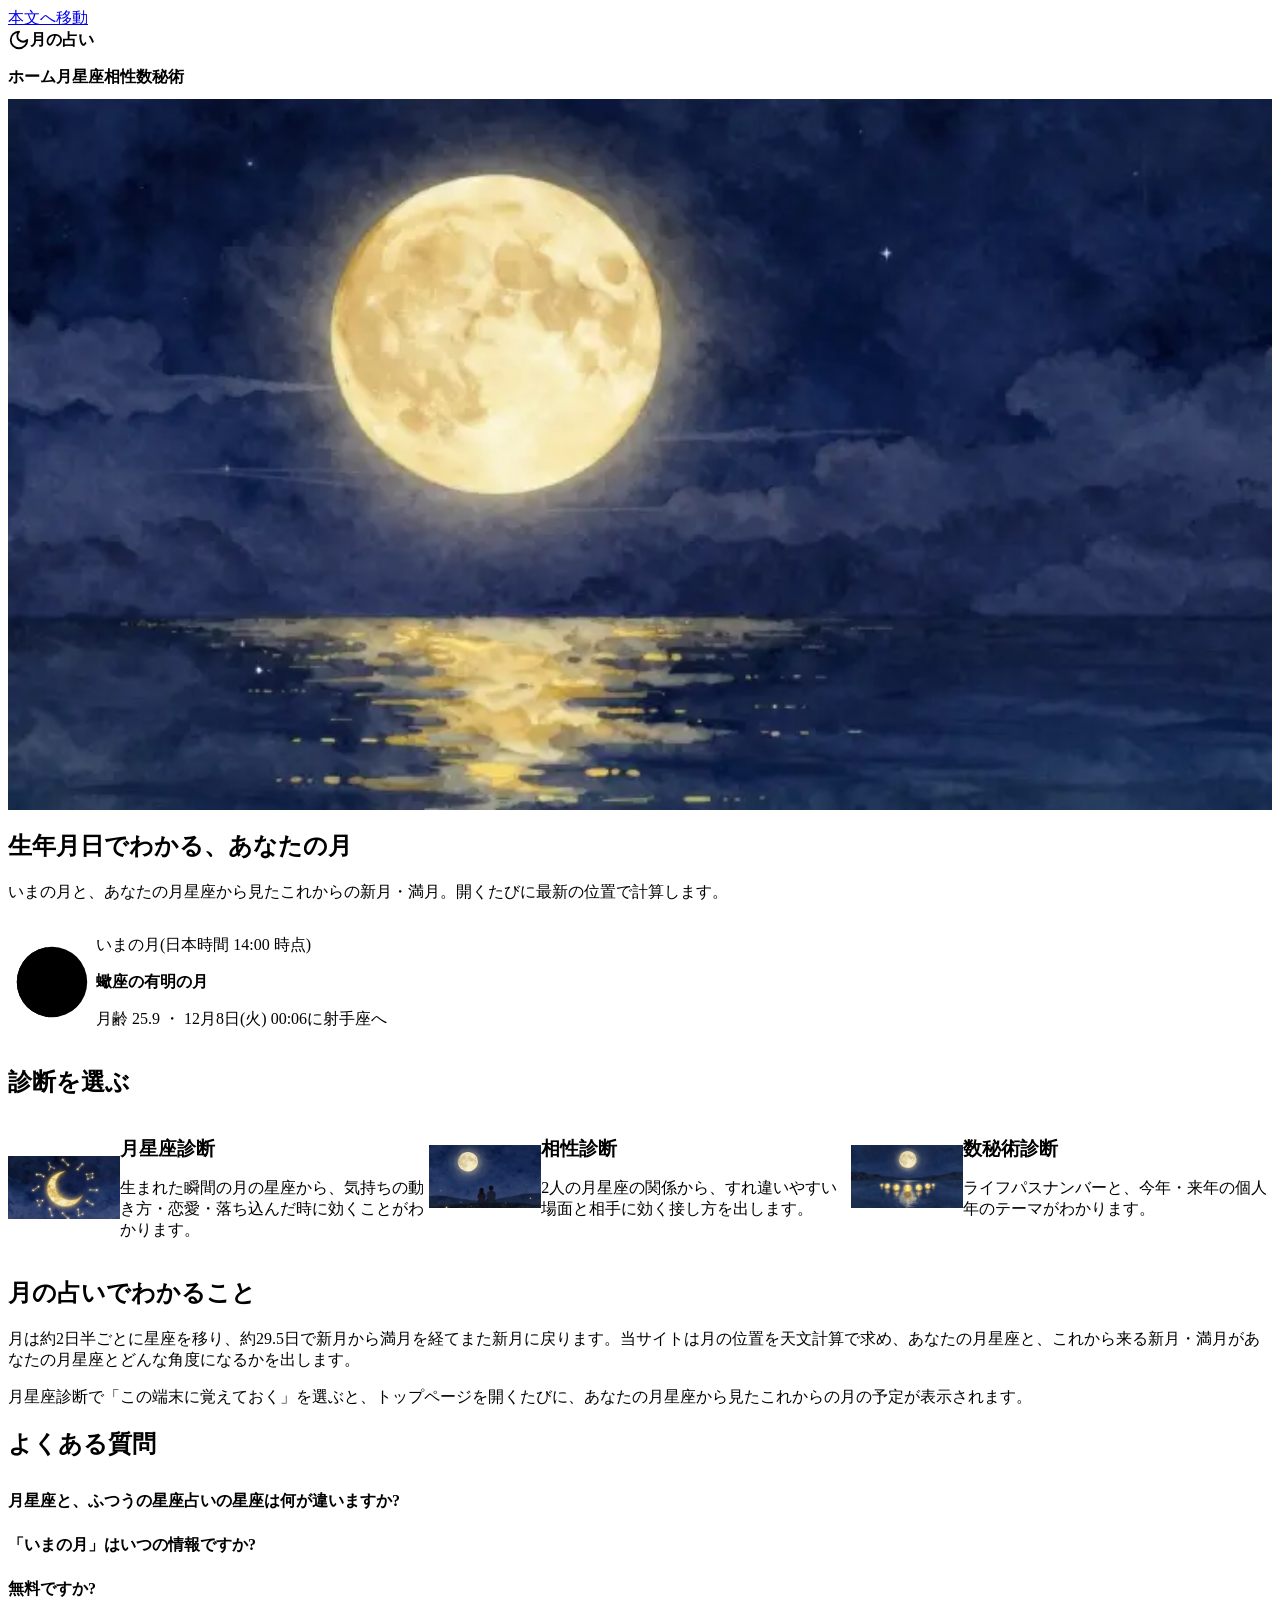
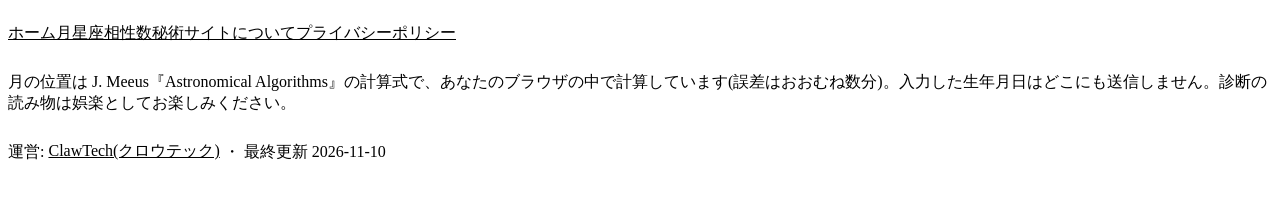
<file: index.html>
<!DOCTYPE html>
<html lang="ja">
<head>
<meta charset="UTF-8">
<meta name="viewport" content="width=device-width, initial-scale=1">
<title>月の占い｜月星座・相性・数秘術を生年月日で無料診断</title>
<meta name="description" content="生年月日から月星座・相性・数秘術を無料で診断。月の位置を天文計算で求め、星座が切り替わる日は時刻まで表示します。いまの月の星座と月齢、次の新月・満月があなたにどう関わるかも毎日わかります。">
<link rel="canonical" href="https://tsuki.clawtechjp.com/">
<meta property="og:title" content="月の占い｜月星座・相性・数秘術を生年月日で無料診断">
<meta property="og:description" content="生年月日から月星座・相性・数秘術を無料で診断。月の位置を天文計算で求め、星座が切り替わる日は時刻まで表示します。いまの月の星座と月齢、次の新月・満月があなたにどう関わるかも毎日わかります。">
<meta property="og:type" content="website">
<meta property="og:url" content="https://tsuki.clawtechjp.com/">
<meta property="og:site_name" content="月の占い">
<meta property="og:image" content="https://tsuki.clawtechjp.com/img/og.jpg">
<meta property="og:image:width" content="1120">
<meta property="og:image:height" content="630">
<meta name="twitter:card" content="summary_large_image">
<meta name="color-scheme" content="light dark">
<link rel="icon" href="data:image/svg+xml,%3Csvg xmlns=%22http://www.w3.org/2000/svg%22 viewBox=%220 0 24 24%22%3E%3Cpath d=%22M12 3a6 6 0 0 0 9 9 9 9 0 1 1-9-9Z%22 fill=%22%23e0a020%22/%3E%3C/svg%3E">
<link rel="stylesheet" href="https://clawtechjp.com/ui/ct-ui.css">
<link rel="stylesheet" href="css/tsuki.css">
<script type="application/ld+json">[{"@context": "https://schema.org", "@type": "WebPage", "name": "月の占い｜月星座・相性・数秘術を生年月日で無料診断", "url": "https://tsuki.clawtechjp.com/", "description": "生年月日から月星座・相性・数秘術を無料で診断。月の位置を天文計算で求め、星座が切り替わる日は時刻まで表示します。いまの月の星座と月齢、次の新月・満月があなたにどう関わるかも毎日わかります。", "dateModified": "2026-11-10", "inLanguage": "ja", "publisher": {"@type": "Organization", "name": "ClawTech", "url": "https://clawtechjp.com/"}, "isPartOf": {"@type": "WebSite", "name": "月の占い", "url": "https://tsuki.clawtechjp.com/"}}, {"@context": "https://schema.org", "@type": "FAQPage", "mainEntity": [{"@type": "Question", "name": "月星座と、ふつうの星座占いの星座は何が違いますか?", "acceptedAnswer": {"@type": "Answer", "text": "ふつうの星座占いは誕生日に太陽があった星座(太陽星座)で、人から見える性格を表すとされます。月星座は月があった星座で、気持ちの動き方や安心するものなど内側の自分を表すとされます。"}}, {"@type": "Question", "name": "「いまの月」はいつの情報ですか?", "acceptedAnswer": {"@type": "Answer", "text": "ページを開いた時刻の月を、あなたのブラウザで計算しています。開くたびに最新になります。"}}, {"@type": "Question", "name": "無料ですか?", "acceptedAnswer": {"@type": "Answer", "text": "すべて無料で、登録も不要です。"}}]}, {"@context": "https://schema.org", "@type": "WebSite", "name": "月の占い", "url": "https://tsuki.clawtechjp.com/", "inLanguage": "ja"}]</script>
<script async src="https://www.googletagmanager.com/gtag/js?id=G-RZ1TP2K3N0"></script>
<script>window.dataLayer=window.dataLayer||[];function gtag(){dataLayer.push(arguments);}gtag('js',new Date());gtag('config','G-RZ1TP2K3N0');</script>
</head>
<body>
<a class="ct-skip" href="#main">本文へ移動</a>
<header class="ct-header tk-header"><div class="ct-container ct-header__in"><a class="tk-brand" href="./"><svg width="22" height="22" viewBox="0 0 24 24" fill="none" stroke="currentColor" stroke-width="2" stroke-linecap="round" stroke-linejoin="round" aria-hidden="true"><path d="M12 3a6 6 0 0 0 9 9 9 9 0 1 1-9-9Z"/></svg>月の占い</a><nav class="tk-nav" aria-label="メイン"><a href="./" aria-current="page">ホーム</a><a href="tsuki.html">月星座</a><a href="aisho.html">相性</a><a href="suuhi.html">数秘術</a></nav></div></header>
<main id="main" class="ct-container">

<figure class="tk-heroimg"><img src="img/hero-720.webp" srcset="img/hero-720.webp 720w, img/hero-1280.webp 1280w" sizes="(max-width: 760px) 100vw, 720px" width="1280" height="720" alt="夜の海に昇る満月の水彩イラスト" fetchpriority="high" decoding="async"></figure><section class="ct-section" style="padding-top:var(--ct-s-5);padding-bottom:var(--ct-s-2)">
<h1 class="ct-h1"><span class="tk-nw">生年月日でわかる、</span><span class="tk-nw">あなたの月</span></h1>
<p class="ct-lead">いまの月と、あなたの月星座から見たこれからの新月・満月。開くたびに最新の位置で計算します。</p>
</section>

<section class="ct-panel ct-panel--raised" id="today-moon" aria-live="polite"><p>いまの月を計算しています。JavaScriptが無効な場合は表示されません。</p></section>
<section class="ct-section"><h2 class="ct-h2">診断を選ぶ</h2><div class="tk-cards">
<a href="tsuki.html"><div class="ct-panel tk-cardimg"><img src="img/hero_tsuki-320.webp" width="320" height="180" loading="lazy" alt=""><div><h3 class="ct-h3">月星座診断</h3><p class="ct-caption">生まれた瞬間の月の星座から、気持ちの動き方・恋愛・落ち込んだ時に効くことがわかります。</p></div></div></a><a href="aisho.html"><div class="ct-panel tk-cardimg"><img src="img/hero_aisho-320.webp" width="320" height="180" loading="lazy" alt=""><div><h3 class="ct-h3">相性診断</h3><p class="ct-caption">2人の月星座の関係から、すれ違いやすい場面と相手に効く接し方を出します。</p></div></div></a><a href="suuhi.html"><div class="ct-panel tk-cardimg"><img src="img/hero_suuhi-320.webp" width="320" height="180" loading="lazy" alt=""><div><h3 class="ct-h3">数秘術診断</h3><p class="ct-caption">ライフパスナンバーと、今年・来年の個人年のテーマがわかります。</p></div></div></a>
</div></section>
<section class="ct-section"><h2 class="ct-h2">月の占いでわかること</h2><div class="ct-body">
<p>月は約2日半ごとに星座を移り、約29.5日で新月から満月を経てまた新月に戻ります。当サイトは月の位置を天文計算で求め、あなたの月星座と、これから来る新月・満月があなたの月星座とどんな角度になるかを出します。</p>
<p>月星座診断で「この端末に覚えておく」を選ぶと、トップページを開くたびに、あなたの月星座から見たこれからの月の予定が表示されます。</p></div></section>
<section class="ct-section tk-faq"><h2 class="ct-h2">よくある質問</h2><details><summary>月星座と、ふつうの星座占いの星座は何が違いますか?</summary><p>ふつうの星座占いは誕生日に太陽があった星座(太陽星座)で、人から見える性格を表すとされます。月星座は月があった星座で、気持ちの動き方や安心するものなど内側の自分を表すとされます。</p></details><details><summary>「いまの月」はいつの情報ですか?</summary><p>ページを開いた時刻の月を、あなたのブラウザで計算しています。開くたびに最新になります。</p></details><details><summary>無料ですか?</summary><p>すべて無料で、登録も不要です。</p></details></section>

</main>
<footer class="ct-container tk-foot">
<nav aria-label="フッター"><a href="./">ホーム</a><a href="tsuki.html">月星座</a><a href="aisho.html">相性</a><a href="suuhi.html">数秘術</a><a href="about.html">サイトについて</a><a href="privacy.html">プライバシーポリシー</a></nav>
<p class="ct-note">月の位置は J. Meeus『Astronomical Algorithms』の計算式で、あなたのブラウザの中で計算しています(誤差はおおむね数分)。入力した生年月日はどこにも送信しません。診断の読み物は娯楽としてお楽しみください。</p>
<p>運営: <a href="https://clawtechjp.com/" rel="noopener">ClawTech(クロウテック)</a> ・ 最終更新 2026-11-10</p>
</footer>
<script defer src="https://clawtechjp.com/ui/ct-motion.js"></script><script defer src="js/data.js"></script><script defer src="js/astro.js"></script><script defer src="js/site.js"></script>
</body>
</html>
</file>
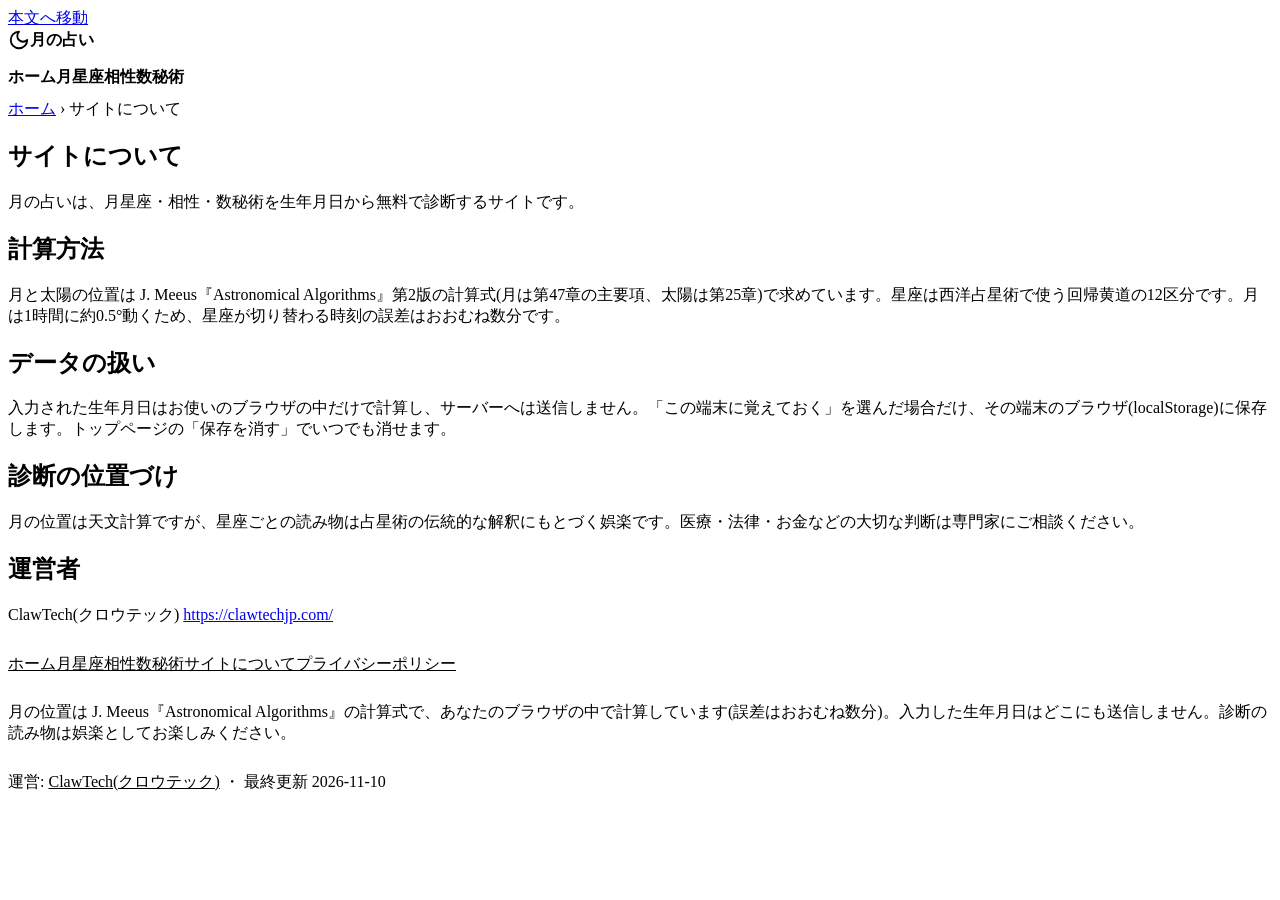
<file: about.html>
<!DOCTYPE html>
<html lang="ja">
<head>
<meta charset="UTF-8">
<meta name="viewport" content="width=device-width, initial-scale=1">
<title>サイトについて｜月の占い</title>
<meta name="description" content="月の占いの計算方法と運営者について。月と太陽の位置はMeeus『Astronomical Algorithms』の計算式で求め、入力した生年月日はブラウザの中だけで計算してサーバーへは送りません。診断の位置づけも説明します。">
<link rel="canonical" href="https://tsuki.clawtechjp.com/about.html">
<meta property="og:title" content="サイトについて｜月の占い">
<meta property="og:description" content="月の占いの計算方法と運営者について。月と太陽の位置はMeeus『Astronomical Algorithms』の計算式で求め、入力した生年月日はブラウザの中だけで計算してサーバーへは送りません。診断の位置づけも説明します。">
<meta property="og:type" content="article">
<meta property="og:url" content="https://tsuki.clawtechjp.com/about.html">
<meta property="og:site_name" content="月の占い">
<meta property="og:image" content="https://tsuki.clawtechjp.com/img/og.jpg">
<meta property="og:image:width" content="1120">
<meta property="og:image:height" content="630">
<meta name="twitter:card" content="summary_large_image">
<meta name="color-scheme" content="light dark">
<link rel="icon" href="data:image/svg+xml,%3Csvg xmlns=%22http://www.w3.org/2000/svg%22 viewBox=%220 0 24 24%22%3E%3Cpath d=%22M12 3a6 6 0 0 0 9 9 9 9 0 1 1-9-9Z%22 fill=%22%23e0a020%22/%3E%3C/svg%3E">
<link rel="stylesheet" href="https://clawtechjp.com/ui/ct-ui.css">
<link rel="stylesheet" href="css/tsuki.css">
<script type="application/ld+json">{"@context": "https://schema.org", "@type": "WebPage", "name": "サイトについて｜月の占い", "url": "https://tsuki.clawtechjp.com/about.html", "description": "月の占いの計算方法と運営者について。月と太陽の位置はMeeus『Astronomical Algorithms』の計算式で求め、入力した生年月日はブラウザの中だけで計算してサーバーへは送りません。診断の位置づけも説明します。", "dateModified": "2026-11-10", "inLanguage": "ja", "publisher": {"@type": "Organization", "name": "ClawTech", "url": "https://clawtechjp.com/"}, "isPartOf": {"@type": "WebSite", "name": "月の占い", "url": "https://tsuki.clawtechjp.com/"}}</script>
<script async src="https://www.googletagmanager.com/gtag/js?id=G-RZ1TP2K3N0"></script>
<script>window.dataLayer=window.dataLayer||[];function gtag(){dataLayer.push(arguments);}gtag('js',new Date());gtag('config','G-RZ1TP2K3N0');</script>
</head>
<body>
<a class="ct-skip" href="#main">本文へ移動</a>
<header class="ct-header tk-header"><div class="ct-container ct-header__in"><a class="tk-brand" href="./"><svg width="22" height="22" viewBox="0 0 24 24" fill="none" stroke="currentColor" stroke-width="2" stroke-linecap="round" stroke-linejoin="round" aria-hidden="true"><path d="M12 3a6 6 0 0 0 9 9 9 9 0 1 1-9-9Z"/></svg>月の占い</a><nav class="tk-nav" aria-label="メイン"><a href="./">ホーム</a><a href="tsuki.html">月星座</a><a href="aisho.html">相性</a><a href="suuhi.html">数秘術</a></nav></div></header>
<main id="main" class="ct-container">
<nav class="ct-crumb" aria-label="パンくず"><a href="./">ホーム</a> › サイトについて</nav>
<section class="ct-section" style="padding-top:var(--ct-s-5);padding-bottom:var(--ct-s-2)">
<h1 class="ct-h1">サイトについて</h1>
<p class="ct-lead">月の占いは、月星座・相性・数秘術を生年月日から無料で診断するサイトです。</p>
</section>
<section class="ct-section"><div class="ct-body">
<h2 class="ct-h2">計算方法</h2><p>月と太陽の位置は J. Meeus『Astronomical Algorithms』第2版の計算式(月は第47章の主要項、太陽は第25章)で求めています。星座は西洋占星術で使う回帰黄道の12区分です。月は1時間に約0.5°動くため、星座が切り替わる時刻の誤差はおおむね数分です。</p>
<h2 class="ct-h2">データの扱い</h2><p>入力された生年月日はお使いのブラウザの中だけで計算し、サーバーへは送信しません。「この端末に覚えておく」を選んだ場合だけ、その端末のブラウザ(localStorage)に保存します。トップページの「保存を消す」でいつでも消せます。</p>
<h2 class="ct-h2">診断の位置づけ</h2><p>月の位置は天文計算ですが、星座ごとの読み物は占星術の伝統的な解釈にもとづく娯楽です。医療・法律・お金などの大切な判断は専門家にご相談ください。</p>
<h2 class="ct-h2">運営者</h2><p>ClawTech(クロウテック) <a href="https://clawtechjp.com/" rel="noopener">https://clawtechjp.com/</a></p>
</div></section>
</main>
<footer class="ct-container tk-foot">
<nav aria-label="フッター"><a href="./">ホーム</a><a href="tsuki.html">月星座</a><a href="aisho.html">相性</a><a href="suuhi.html">数秘術</a><a href="about.html">サイトについて</a><a href="privacy.html">プライバシーポリシー</a></nav>
<p class="ct-note">月の位置は J. Meeus『Astronomical Algorithms』の計算式で、あなたのブラウザの中で計算しています(誤差はおおむね数分)。入力した生年月日はどこにも送信しません。診断の読み物は娯楽としてお楽しみください。</p>
<p>運営: <a href="https://clawtechjp.com/" rel="noopener">ClawTech(クロウテック)</a> ・ 最終更新 2026-11-10</p>
</footer>

</body>
</html>
</file>
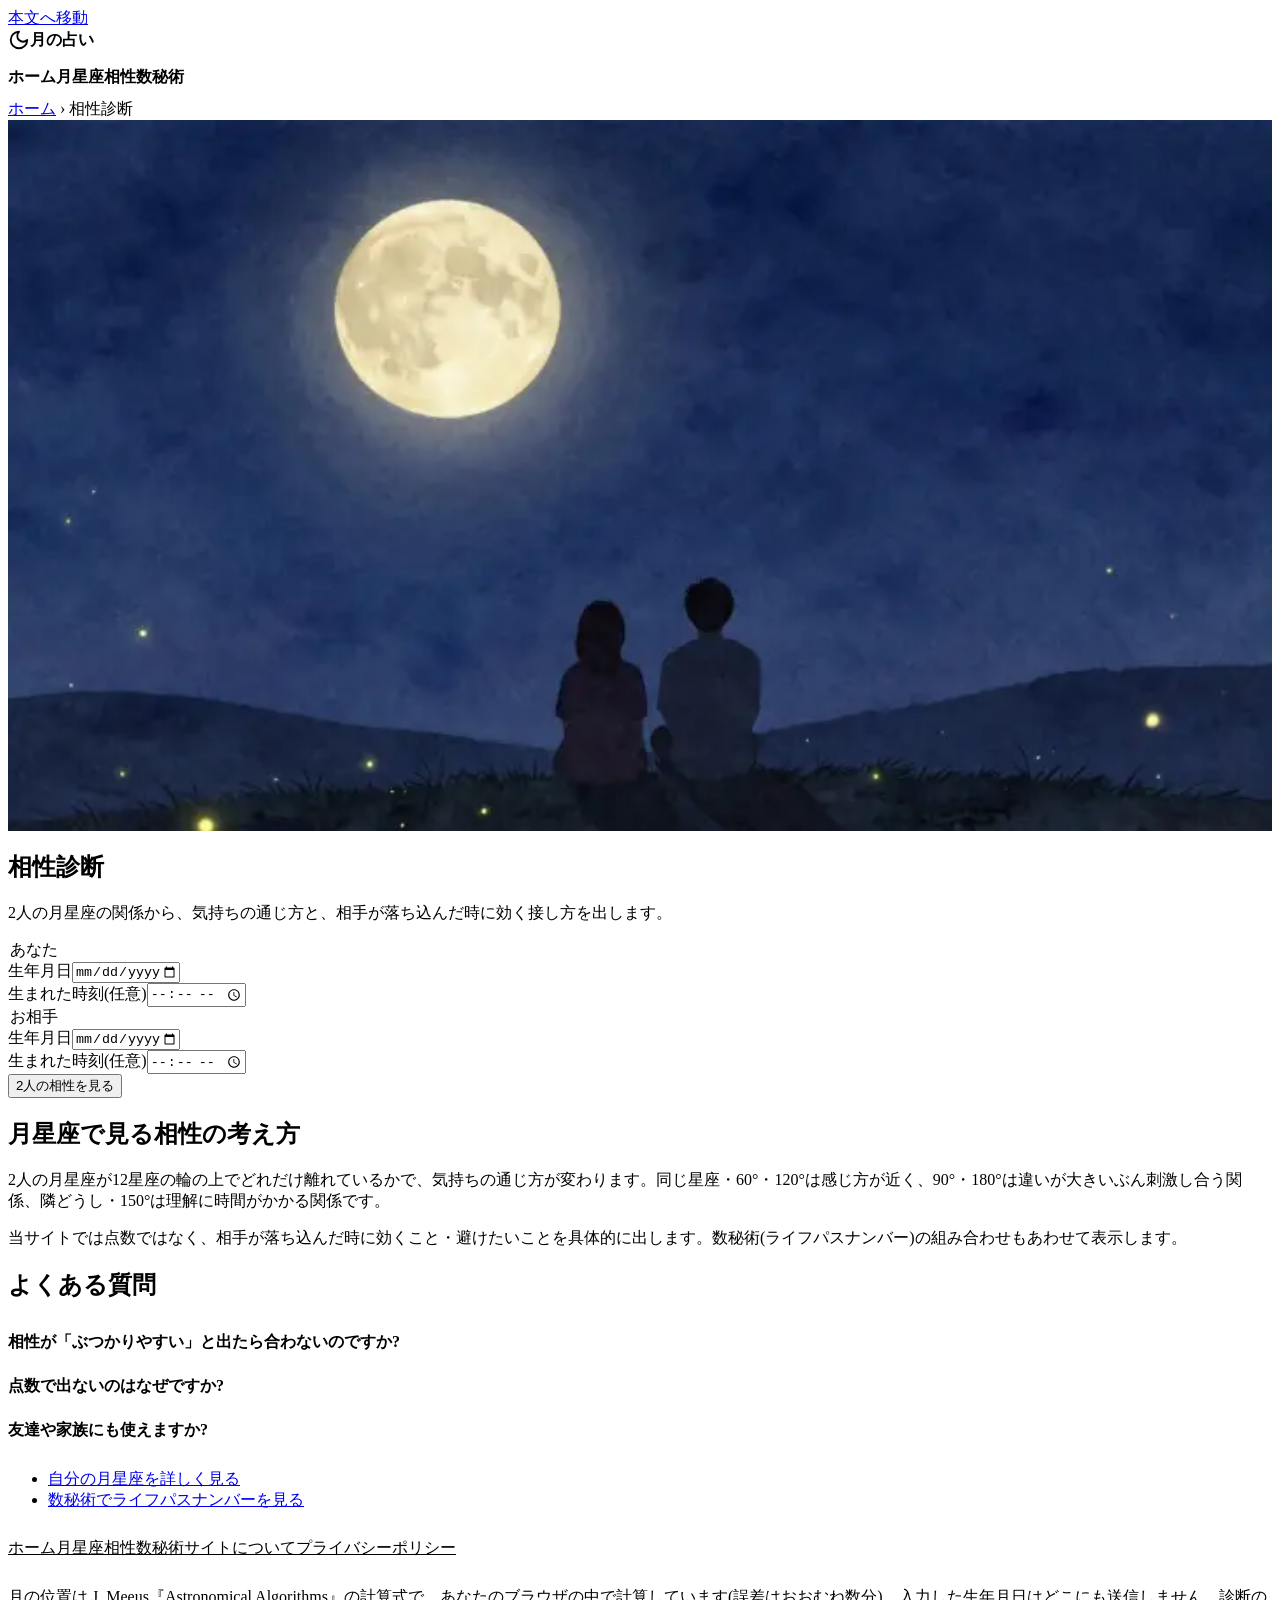
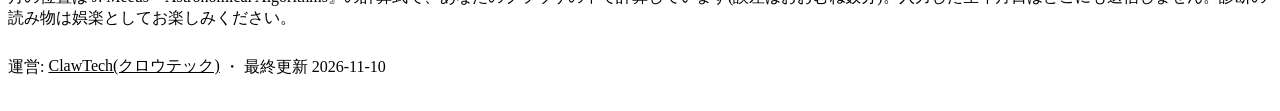
<file: aisho.html>
<!DOCTYPE html>
<html lang="ja">
<head>
<meta charset="UTF-8">
<meta name="viewport" content="width=device-width, initial-scale=1">
<title>相性診断【無料】2人の生年月日で月星座と数秘術の相性を診断｜月の占い</title>
<meta name="description" content="2人の生年月日から月星座とライフパスナンバーを計算し、気持ちの通じ方・すれ違いやすい場面・相手が落ち込んだ時に効く接し方を具体的に診断します。登録不要・無料。">
<link rel="canonical" href="https://tsuki.clawtechjp.com/aisho.html">
<meta property="og:title" content="相性診断【無料】2人の生年月日で月星座と数秘術の相性を診断｜月の占い">
<meta property="og:description" content="2人の生年月日から月星座とライフパスナンバーを計算し、気持ちの通じ方・すれ違いやすい場面・相手が落ち込んだ時に効く接し方を具体的に診断します。登録不要・無料。">
<meta property="og:type" content="article">
<meta property="og:url" content="https://tsuki.clawtechjp.com/aisho.html">
<meta property="og:site_name" content="月の占い">
<meta property="og:image" content="https://tsuki.clawtechjp.com/img/og.jpg">
<meta property="og:image:width" content="1120">
<meta property="og:image:height" content="630">
<meta name="twitter:card" content="summary_large_image">
<meta name="color-scheme" content="light dark">
<link rel="icon" href="data:image/svg+xml,%3Csvg xmlns=%22http://www.w3.org/2000/svg%22 viewBox=%220 0 24 24%22%3E%3Cpath d=%22M12 3a6 6 0 0 0 9 9 9 9 0 1 1-9-9Z%22 fill=%22%23e0a020%22/%3E%3C/svg%3E">
<link rel="stylesheet" href="https://clawtechjp.com/ui/ct-ui.css">
<link rel="stylesheet" href="css/tsuki.css">
<script type="application/ld+json">[{"@context": "https://schema.org", "@type": "WebPage", "name": "相性診断【無料】2人の生年月日で月星座と数秘術の相性を診断｜月の占い", "url": "https://tsuki.clawtechjp.com/aisho.html", "description": "2人の生年月日から月星座とライフパスナンバーを計算し、気持ちの通じ方・すれ違いやすい場面・相手が落ち込んだ時に効く接し方を具体的に診断します。登録不要・無料。", "dateModified": "2026-11-10", "inLanguage": "ja", "publisher": {"@type": "Organization", "name": "ClawTech", "url": "https://clawtechjp.com/"}, "isPartOf": {"@type": "WebSite", "name": "月の占い", "url": "https://tsuki.clawtechjp.com/"}}, {"@context": "https://schema.org", "@type": "FAQPage", "mainEntity": [{"@type": "Question", "name": "相性が「ぶつかりやすい」と出たら合わないのですか?", "acceptedAnswer": {"@type": "Answer", "text": "合わないという意味ではありません。気持ちのスイッチが入る場所が違うということです。結果の「落ち込んだ時は」の欄に、相手に効く接し方を書いています。"}}, {"@type": "Question", "name": "点数で出ないのはなぜですか?", "acceptedAnswer": {"@type": "Answer", "text": "月星座の関係は「どう違うか」を表すもので、良し悪しの点数にはなりません。根拠のない点数を出すより、すれ違いやすい場面と対処を具体的に書いています。"}}, {"@type": "Question", "name": "友達や家族にも使えますか?", "acceptedAnswer": {"@type": "Answer", "text": "はい。月星座は気持ちの動き方を表すので、恋人以外の関係にもそのまま使えます。"}}]}]</script>
<script async src="https://www.googletagmanager.com/gtag/js?id=G-RZ1TP2K3N0"></script>
<script>window.dataLayer=window.dataLayer||[];function gtag(){dataLayer.push(arguments);}gtag('js',new Date());gtag('config','G-RZ1TP2K3N0');</script>
</head>
<body>
<a class="ct-skip" href="#main">本文へ移動</a>
<header class="ct-header tk-header"><div class="ct-container ct-header__in"><a class="tk-brand" href="./"><svg width="22" height="22" viewBox="0 0 24 24" fill="none" stroke="currentColor" stroke-width="2" stroke-linecap="round" stroke-linejoin="round" aria-hidden="true"><path d="M12 3a6 6 0 0 0 9 9 9 9 0 1 1-9-9Z"/></svg>月の占い</a><nav class="tk-nav" aria-label="メイン"><a href="./">ホーム</a><a href="tsuki.html">月星座</a><a href="aisho.html" aria-current="page">相性</a><a href="suuhi.html">数秘術</a></nav></div></header>
<main id="main" class="ct-container">
<nav class="ct-crumb" aria-label="パンくず"><a href="./">ホーム</a> › 相性診断</nav>
<figure class="tk-heroimg"><img src="img/hero_aisho-720.webp" srcset="img/hero_aisho-720.webp 720w, img/hero_aisho-1280.webp 1280w" sizes="(max-width: 760px) 100vw, 720px" width="1280" height="720" alt="満月を見上げる2人の水彩イラスト" fetchpriority="high" decoding="async"></figure><section class="ct-section" style="padding-top:var(--ct-s-5);padding-bottom:var(--ct-s-2)">
<h1 class="ct-h1">相性診断</h1>
<p class="ct-lead">2人の月星座の関係から、気持ちの通じ方と、相手が落ち込んだ時に効く接し方を出します。</p>
</section>

<section class="ct-panel ct-panel--raised ct-stack" style="--ct-gap:20px">
<form id="aisho-form" class="ct-stack" style="--ct-gap:16px" novalidate>
<div class="ct-grid" style="grid-template-columns:repeat(auto-fit,minmax(min(100%,240px),1fr));gap:var(--ct-s-5)">
<fieldset class="ct-stack" style="--ct-gap:12px;border:0;padding:0;margin:0"><legend class="ct-h3">あなた</legend><div class="ct-field"><label class="ct-label" for="a-date">生年月日</label><input class="ct-input" type="date" id="a-date" required min="1920-01-01" max="2026-12-31" autocomplete="bday"><p class="ct-hint ct-field__err" role="alert">生年月日を選んでください</p></div><div class="ct-field"><label class="ct-label" for="a-time">生まれた時刻<span class="ct-caption">(任意)</span></label><input class="ct-input" type="time" id="a-time"></div></fieldset>
<fieldset class="ct-stack" style="--ct-gap:12px;border:0;padding:0;margin:0"><legend class="ct-h3">お相手</legend><div class="ct-field"><label class="ct-label" for="b-date">生年月日</label><input class="ct-input" type="date" id="b-date" required min="1920-01-01" max="2026-12-31" autocomplete="bday"><p class="ct-hint ct-field__err" role="alert">生年月日を選んでください</p></div><div class="ct-field"><label class="ct-label" for="b-time">生まれた時刻<span class="ct-caption">(任意)</span></label><input class="ct-input" type="time" id="b-time"></div></fieldset>
</div>
<button type="submit" class="ct-btn ct-btn--primary ct-btn--block">2人の相性を見る</button>
</form>
<ol class="ct-steps" id="aisho-steps" hidden aria-live="polite"><li>あなたの月星座を計算</li><li>お相手の月星座を計算</li><li>2人のライフパスナンバーを計算</li></ol>
</section>
<div id="aisho-result" class="tk-result ct-section" tabindex="-1" hidden aria-live="polite"></div>
<section class="ct-section"><h2 class="ct-h2">月星座で見る相性の考え方</h2>
<div class="ct-body"><p>2人の月星座が12星座の輪の上でどれだけ離れているかで、気持ちの通じ方が変わります。同じ星座・60°・120°は感じ方が近く、90°・180°は違いが大きいぶん刺激し合う関係、隣どうし・150°は理解に時間がかかる関係です。</p>
<p>当サイトでは点数ではなく、相手が落ち込んだ時に効くこと・避けたいことを具体的に出します。数秘術(ライフパスナンバー)の組み合わせもあわせて表示します。</p></div></section>
<section class="ct-section tk-faq"><h2 class="ct-h2">よくある質問</h2><details><summary>相性が「ぶつかりやすい」と出たら合わないのですか?</summary><p>合わないという意味ではありません。気持ちのスイッチが入る場所が違うということです。結果の「落ち込んだ時は」の欄に、相手に効く接し方を書いています。</p></details><details><summary>点数で出ないのはなぜですか?</summary><p>月星座の関係は「どう違うか」を表すもので、良し悪しの点数にはなりません。根拠のない点数を出すより、すれ違いやすい場面と対処を具体的に書いています。</p></details><details><summary>友達や家族にも使えますか?</summary><p>はい。月星座は気持ちの動き方を表すので、恋人以外の関係にもそのまま使えます。</p></details></section>
<nav class="ct-related" aria-label="関連ページ"><ul><li><a href="tsuki.html">自分の月星座を詳しく見る</a></li><li><a href="suuhi.html">数秘術でライフパスナンバーを見る</a></li></ul></nav>

</main>
<footer class="ct-container tk-foot">
<nav aria-label="フッター"><a href="./">ホーム</a><a href="tsuki.html">月星座</a><a href="aisho.html">相性</a><a href="suuhi.html">数秘術</a><a href="about.html">サイトについて</a><a href="privacy.html">プライバシーポリシー</a></nav>
<p class="ct-note">月の位置は J. Meeus『Astronomical Algorithms』の計算式で、あなたのブラウザの中で計算しています(誤差はおおむね数分)。入力した生年月日はどこにも送信しません。診断の読み物は娯楽としてお楽しみください。</p>
<p>運営: <a href="https://clawtechjp.com/" rel="noopener">ClawTech(クロウテック)</a> ・ 最終更新 2026-11-10</p>
</footer>
<script defer src="https://clawtechjp.com/ui/ct-motion.js"></script><script defer src="js/data.js"></script><script defer src="js/astro.js"></script><script defer src="js/site.js"></script>
</body>
</html>
</file>
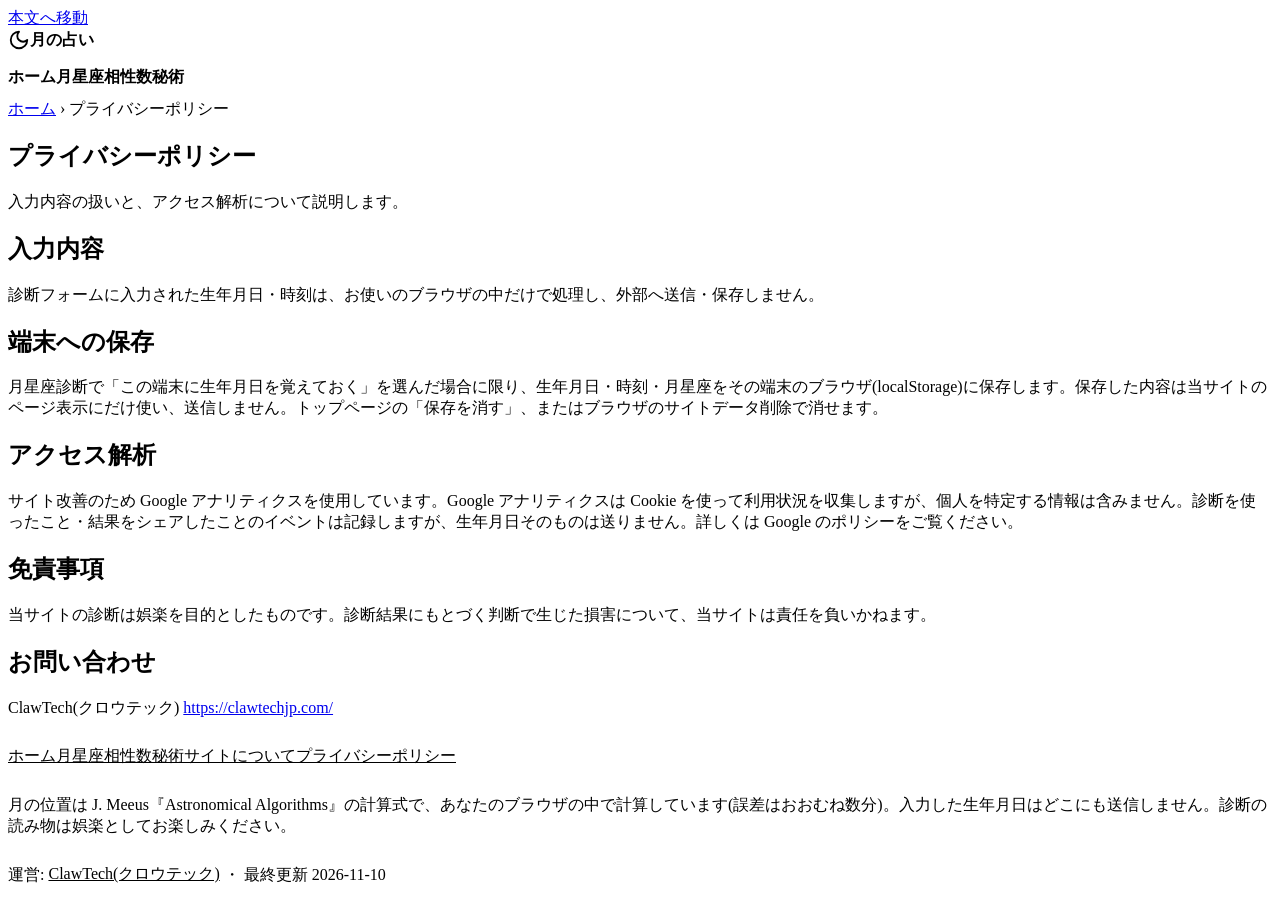
<file: privacy.html>
<!DOCTYPE html>
<html lang="ja">
<head>
<meta charset="UTF-8">
<meta name="viewport" content="width=device-width, initial-scale=1">
<title>プライバシーポリシー｜月の占い</title>
<meta name="description" content="月の占いのプライバシーポリシーです。診断に入力した生年月日はブラウザの中だけで処理して送信しないこと、端末に覚えておく場合の保存と消し方、Googleアナリティクスによるアクセス解析、免責事項を説明します。">
<link rel="canonical" href="https://tsuki.clawtechjp.com/privacy.html">
<meta property="og:title" content="プライバシーポリシー｜月の占い">
<meta property="og:description" content="月の占いのプライバシーポリシーです。診断に入力した生年月日はブラウザの中だけで処理して送信しないこと、端末に覚えておく場合の保存と消し方、Googleアナリティクスによるアクセス解析、免責事項を説明します。">
<meta property="og:type" content="article">
<meta property="og:url" content="https://tsuki.clawtechjp.com/privacy.html">
<meta property="og:site_name" content="月の占い">
<meta property="og:image" content="https://tsuki.clawtechjp.com/img/og.jpg">
<meta property="og:image:width" content="1120">
<meta property="og:image:height" content="630">
<meta name="twitter:card" content="summary_large_image">
<meta name="color-scheme" content="light dark">
<link rel="icon" href="data:image/svg+xml,%3Csvg xmlns=%22http://www.w3.org/2000/svg%22 viewBox=%220 0 24 24%22%3E%3Cpath d=%22M12 3a6 6 0 0 0 9 9 9 9 0 1 1-9-9Z%22 fill=%22%23e0a020%22/%3E%3C/svg%3E">
<link rel="stylesheet" href="https://clawtechjp.com/ui/ct-ui.css">
<link rel="stylesheet" href="css/tsuki.css">
<script type="application/ld+json">{"@context": "https://schema.org", "@type": "WebPage", "name": "プライバシーポリシー｜月の占い", "url": "https://tsuki.clawtechjp.com/privacy.html", "description": "月の占いのプライバシーポリシーです。診断に入力した生年月日はブラウザの中だけで処理して送信しないこと、端末に覚えておく場合の保存と消し方、Googleアナリティクスによるアクセス解析、免責事項を説明します。", "dateModified": "2026-11-10", "inLanguage": "ja", "publisher": {"@type": "Organization", "name": "ClawTech", "url": "https://clawtechjp.com/"}, "isPartOf": {"@type": "WebSite", "name": "月の占い", "url": "https://tsuki.clawtechjp.com/"}}</script>
<script async src="https://www.googletagmanager.com/gtag/js?id=G-RZ1TP2K3N0"></script>
<script>window.dataLayer=window.dataLayer||[];function gtag(){dataLayer.push(arguments);}gtag('js',new Date());gtag('config','G-RZ1TP2K3N0');</script>
</head>
<body>
<a class="ct-skip" href="#main">本文へ移動</a>
<header class="ct-header tk-header"><div class="ct-container ct-header__in"><a class="tk-brand" href="./"><svg width="22" height="22" viewBox="0 0 24 24" fill="none" stroke="currentColor" stroke-width="2" stroke-linecap="round" stroke-linejoin="round" aria-hidden="true"><path d="M12 3a6 6 0 0 0 9 9 9 9 0 1 1-9-9Z"/></svg>月の占い</a><nav class="tk-nav" aria-label="メイン"><a href="./">ホーム</a><a href="tsuki.html">月星座</a><a href="aisho.html">相性</a><a href="suuhi.html">数秘術</a></nav></div></header>
<main id="main" class="ct-container">
<nav class="ct-crumb" aria-label="パンくず"><a href="./">ホーム</a> › プライバシーポリシー</nav>
<section class="ct-section" style="padding-top:var(--ct-s-5);padding-bottom:var(--ct-s-2)">
<h1 class="ct-h1">プライバシーポリシー</h1>
<p class="ct-lead">入力内容の扱いと、アクセス解析について説明します。</p>
</section>
<section class="ct-section"><div class="ct-body">
<h2 class="ct-h2">入力内容</h2><p>診断フォームに入力された生年月日・時刻は、お使いのブラウザの中だけで処理し、外部へ送信・保存しません。</p>
<h2 class="ct-h2">端末への保存</h2><p>月星座診断で「この端末に生年月日を覚えておく」を選んだ場合に限り、生年月日・時刻・月星座をその端末のブラウザ(localStorage)に保存します。保存した内容は当サイトのページ表示にだけ使い、送信しません。トップページの「保存を消す」、またはブラウザのサイトデータ削除で消せます。</p>
<h2 class="ct-h2">アクセス解析</h2><p>サイト改善のため Google アナリティクスを使用しています。Google アナリティクスは Cookie を使って利用状況を収集しますが、個人を特定する情報は含みません。診断を使ったこと・結果をシェアしたことのイベントは記録しますが、生年月日そのものは送りません。詳しくは Google のポリシーをご覧ください。</p>
<h2 class="ct-h2">免責事項</h2><p>当サイトの診断は娯楽を目的としたものです。診断結果にもとづく判断で生じた損害について、当サイトは責任を負いかねます。</p>
<h2 class="ct-h2">お問い合わせ</h2><p>ClawTech(クロウテック) <a href="https://clawtechjp.com/" rel="noopener">https://clawtechjp.com/</a></p>
</div></section>
</main>
<footer class="ct-container tk-foot">
<nav aria-label="フッター"><a href="./">ホーム</a><a href="tsuki.html">月星座</a><a href="aisho.html">相性</a><a href="suuhi.html">数秘術</a><a href="about.html">サイトについて</a><a href="privacy.html">プライバシーポリシー</a></nav>
<p class="ct-note">月の位置は J. Meeus『Astronomical Algorithms』の計算式で、あなたのブラウザの中で計算しています(誤差はおおむね数分)。入力した生年月日はどこにも送信しません。診断の読み物は娯楽としてお楽しみください。</p>
<p>運営: <a href="https://clawtechjp.com/" rel="noopener">ClawTech(クロウテック)</a> ・ 最終更新 2026-11-10</p>
</footer>

</body>
</html>
</file>
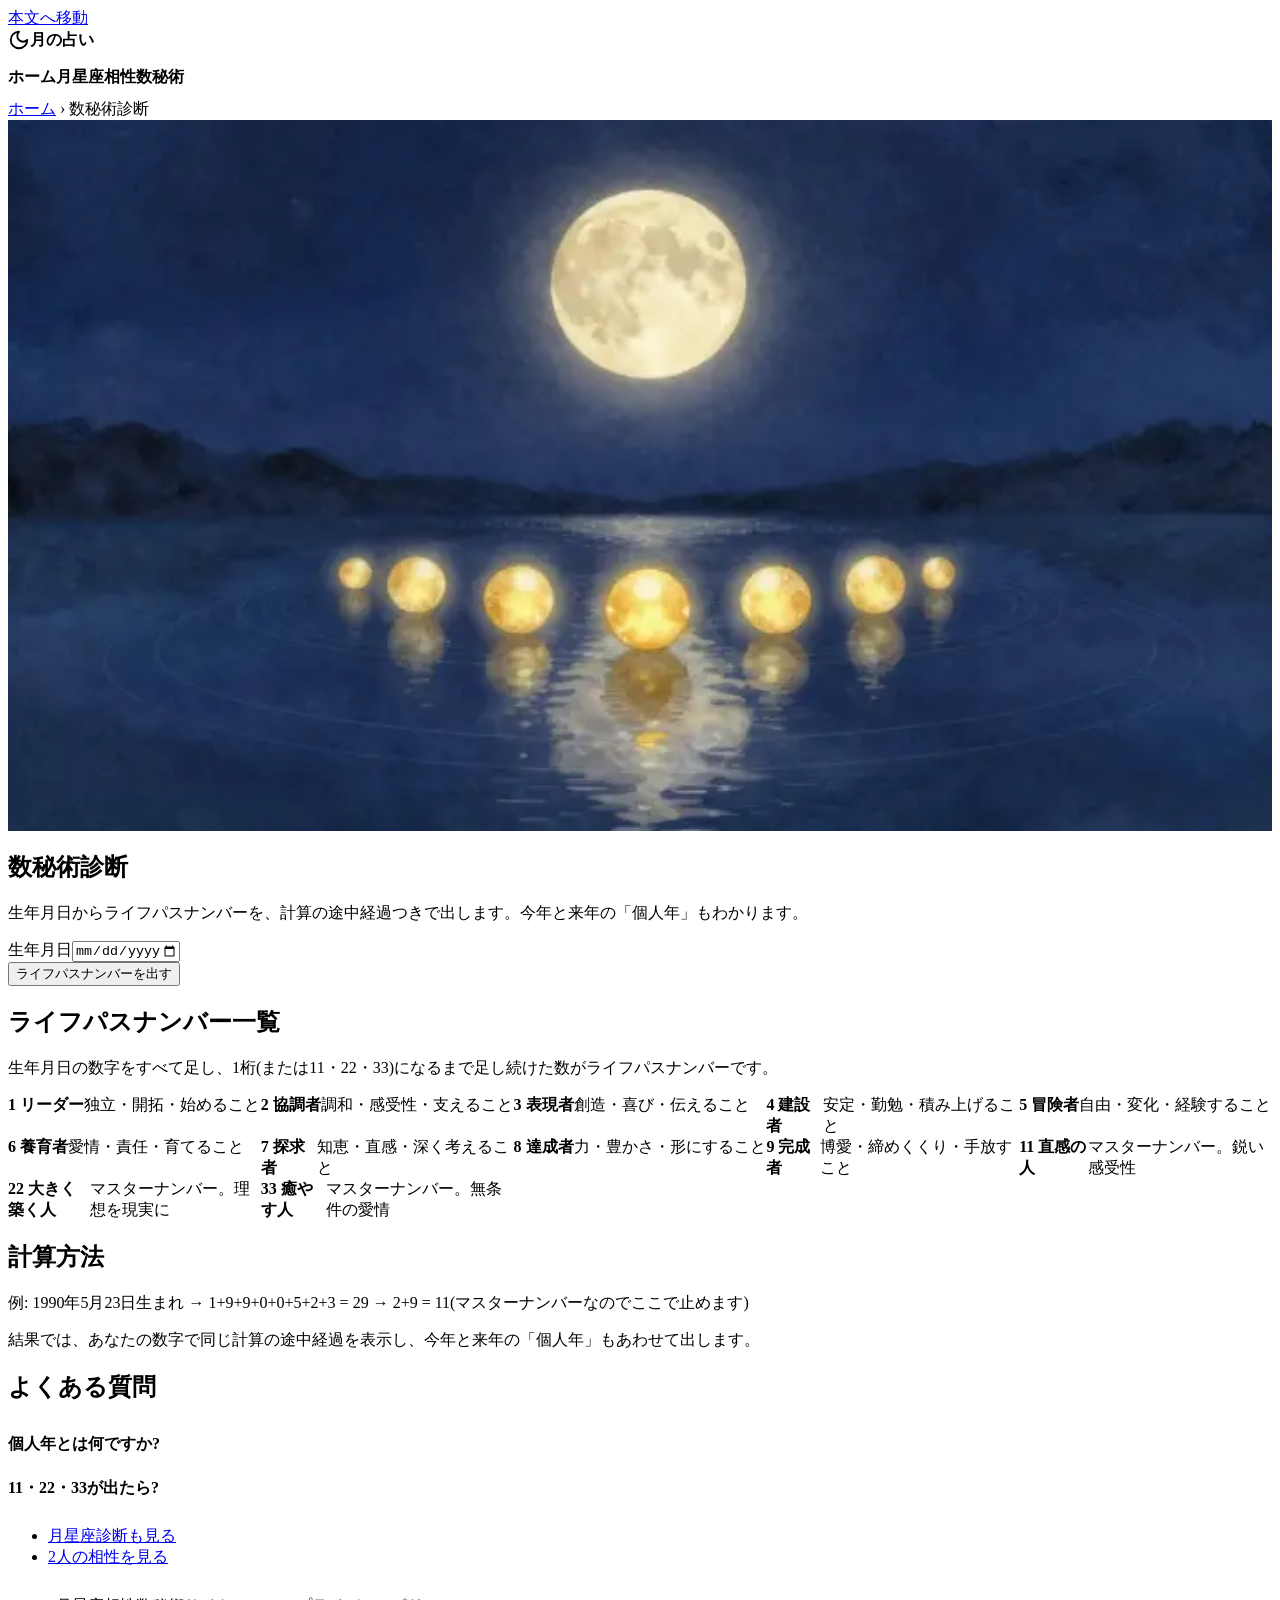
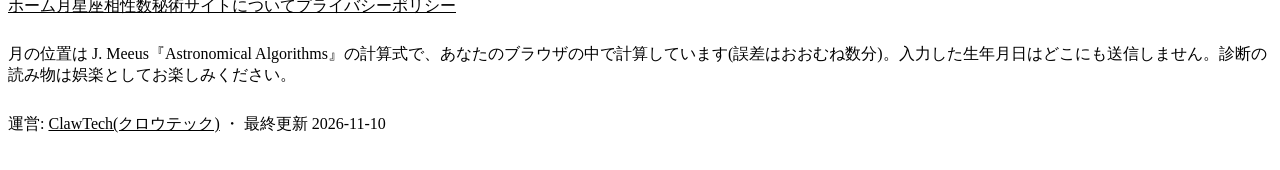
<file: suuhi.html>
<!DOCTYPE html>
<html lang="ja">
<head>
<meta charset="UTF-8">
<meta name="viewport" content="width=device-width, initial-scale=1">
<title>数秘術診断【無料】生年月日でライフパスナンバーと今年の個人年を算出｜月の占い</title>
<meta name="description" content="生年月日からライフパスナンバー(1〜9・11・22・33)を計算の途中経過つきで算出。本質・恋愛・仕事・気をつけたいことに加え、今年と来年の個人年のテーマもわかります。">
<link rel="canonical" href="https://tsuki.clawtechjp.com/suuhi.html">
<meta property="og:title" content="数秘術診断【無料】生年月日でライフパスナンバーと今年の個人年を算出｜月の占い">
<meta property="og:description" content="生年月日からライフパスナンバー(1〜9・11・22・33)を計算の途中経過つきで算出。本質・恋愛・仕事・気をつけたいことに加え、今年と来年の個人年のテーマもわかります。">
<meta property="og:type" content="article">
<meta property="og:url" content="https://tsuki.clawtechjp.com/suuhi.html">
<meta property="og:site_name" content="月の占い">
<meta property="og:image" content="https://tsuki.clawtechjp.com/img/og.jpg">
<meta property="og:image:width" content="1120">
<meta property="og:image:height" content="630">
<meta name="twitter:card" content="summary_large_image">
<meta name="color-scheme" content="light dark">
<link rel="icon" href="data:image/svg+xml,%3Csvg xmlns=%22http://www.w3.org/2000/svg%22 viewBox=%220 0 24 24%22%3E%3Cpath d=%22M12 3a6 6 0 0 0 9 9 9 9 0 1 1-9-9Z%22 fill=%22%23e0a020%22/%3E%3C/svg%3E">
<link rel="stylesheet" href="https://clawtechjp.com/ui/ct-ui.css">
<link rel="stylesheet" href="css/tsuki.css">
<script type="application/ld+json">[{"@context": "https://schema.org", "@type": "WebPage", "name": "数秘術診断【無料】生年月日でライフパスナンバーと今年の個人年を算出｜月の占い", "url": "https://tsuki.clawtechjp.com/suuhi.html", "description": "生年月日からライフパスナンバー(1〜9・11・22・33)を計算の途中経過つきで算出。本質・恋愛・仕事・気をつけたいことに加え、今年と来年の個人年のテーマもわかります。", "dateModified": "2026-11-10", "inLanguage": "ja", "publisher": {"@type": "Organization", "name": "ClawTech", "url": "https://clawtechjp.com/"}, "isPartOf": {"@type": "WebSite", "name": "月の占い", "url": "https://tsuki.clawtechjp.com/"}}, {"@context": "https://schema.org", "@type": "FAQPage", "mainEntity": [{"@type": "Question", "name": "個人年とは何ですか?", "acceptedAnswer": {"@type": "Answer", "text": "誕生日の月と日に、今年の西暦を足して1桁にした数です。9年で1周し、その年のテーマを表します。毎年1月1日に切り替わります。"}}, {"@type": "Question", "name": "11・22・33が出たら?", "acceptedAnswer": {"@type": "Answer", "text": "マスターナンバーと呼ばれ、それ以上足さずにそのまま扱います。"}}]}]</script>
<script async src="https://www.googletagmanager.com/gtag/js?id=G-RZ1TP2K3N0"></script>
<script>window.dataLayer=window.dataLayer||[];function gtag(){dataLayer.push(arguments);}gtag('js',new Date());gtag('config','G-RZ1TP2K3N0');</script>
</head>
<body>
<a class="ct-skip" href="#main">本文へ移動</a>
<header class="ct-header tk-header"><div class="ct-container ct-header__in"><a class="tk-brand" href="./"><svg width="22" height="22" viewBox="0 0 24 24" fill="none" stroke="currentColor" stroke-width="2" stroke-linecap="round" stroke-linejoin="round" aria-hidden="true"><path d="M12 3a6 6 0 0 0 9 9 9 9 0 1 1-9-9Z"/></svg>月の占い</a><nav class="tk-nav" aria-label="メイン"><a href="./">ホーム</a><a href="tsuki.html">月星座</a><a href="aisho.html">相性</a><a href="suuhi.html" aria-current="page">数秘術</a></nav></div></header>
<main id="main" class="ct-container">
<nav class="ct-crumb" aria-label="パンくず"><a href="./">ホーム</a> › 数秘術診断</nav>
<figure class="tk-heroimg"><img src="img/hero_suuhi-720.webp" srcset="img/hero_suuhi-720.webp 720w, img/hero_suuhi-1280.webp 1280w" sizes="(max-width: 760px) 100vw, 720px" width="1280" height="720" alt="満月のまわりに浮かぶ数字の水彩イラスト" fetchpriority="high" decoding="async"></figure><section class="ct-section" style="padding-top:var(--ct-s-5);padding-bottom:var(--ct-s-2)">
<h1 class="ct-h1">数秘術診断</h1>
<p class="ct-lead">生年月日からライフパスナンバーを、計算の途中経過つきで出します。今年と来年の「個人年」もわかります。</p>
</section>

<section class="ct-panel ct-panel--raised ct-stack" style="--ct-gap:20px">
<form id="suuhi-form" class="ct-stack" style="--ct-gap:16px" novalidate>
<div class="ct-field"><label class="ct-label" for="s-date">生年月日</label><input class="ct-input" type="date" id="s-date" required min="1920-01-01" max="2026-12-31" autocomplete="bday"><p class="ct-hint ct-field__err" role="alert">生年月日を選んでください</p></div>
<button type="submit" class="ct-btn ct-btn--primary ct-btn--block">ライフパスナンバーを出す</button>
</form>
</section>
<div id="suuhi-result" class="tk-result ct-section" tabindex="-1" hidden aria-live="polite"></div>
<section class="ct-section"><h2 class="ct-h2">ライフパスナンバー一覧</h2>
<p class="ct-body">生年月日の数字をすべて足し、1桁(または11・22・33)になるまで足し続けた数がライフパスナンバーです。</p>
<ul class="tk-signs"><li><b>1 リーダー</b><p>独立・開拓・始めること</p></li><li><b>2 協調者</b><p>調和・感受性・支えること</p></li><li><b>3 表現者</b><p>創造・喜び・伝えること</p></li><li><b>4 建設者</b><p>安定・勤勉・積み上げること</p></li><li><b>5 冒険者</b><p>自由・変化・経験すること</p></li><li><b>6 養育者</b><p>愛情・責任・育てること</p></li><li><b>7 探求者</b><p>知恵・直感・深く考えること</p></li><li><b>8 達成者</b><p>力・豊かさ・形にすること</p></li><li><b>9 完成者</b><p>博愛・締めくくり・手放すこと</p></li><li><b>11 直感の人</b><p>マスターナンバー。鋭い感受性</p></li><li><b>22 大きく築く人</b><p>マスターナンバー。理想を現実に</p></li><li><b>33 癒やす人</b><p>マスターナンバー。無条件の愛情</p></li></ul></section>
<section class="ct-section"><h2 class="ct-h2">計算方法</h2><div class="ct-body">
<p>例: 1990年5月23日生まれ → 1+9+9+0+0+5+2+3 = 29 → 2+9 = 11(マスターナンバーなのでここで止めます)</p>
<p>結果では、あなたの数字で同じ計算の途中経過を表示し、今年と来年の「個人年」もあわせて出します。</p></div></section>
<section class="ct-section tk-faq"><h2 class="ct-h2">よくある質問</h2><details><summary>個人年とは何ですか?</summary><p>誕生日の月と日に、今年の西暦を足して1桁にした数です。9年で1周し、その年のテーマを表します。毎年1月1日に切り替わります。</p></details><details><summary>11・22・33が出たら?</summary><p>マスターナンバーと呼ばれ、それ以上足さずにそのまま扱います。</p></details></section>
<nav class="ct-related" aria-label="関連ページ"><ul><li><a href="tsuki.html">月星座診断も見る</a></li><li><a href="aisho.html">2人の相性を見る</a></li></ul></nav>

</main>
<footer class="ct-container tk-foot">
<nav aria-label="フッター"><a href="./">ホーム</a><a href="tsuki.html">月星座</a><a href="aisho.html">相性</a><a href="suuhi.html">数秘術</a><a href="about.html">サイトについて</a><a href="privacy.html">プライバシーポリシー</a></nav>
<p class="ct-note">月の位置は J. Meeus『Astronomical Algorithms』の計算式で、あなたのブラウザの中で計算しています(誤差はおおむね数分)。入力した生年月日はどこにも送信しません。診断の読み物は娯楽としてお楽しみください。</p>
<p>運営: <a href="https://clawtechjp.com/" rel="noopener">ClawTech(クロウテック)</a> ・ 最終更新 2026-11-10</p>
</footer>
<script defer src="https://clawtechjp.com/ui/ct-motion.js"></script><script defer src="js/data.js"></script><script defer src="js/astro.js"></script><script defer src="js/site.js"></script>
</body>
</html>
</file>
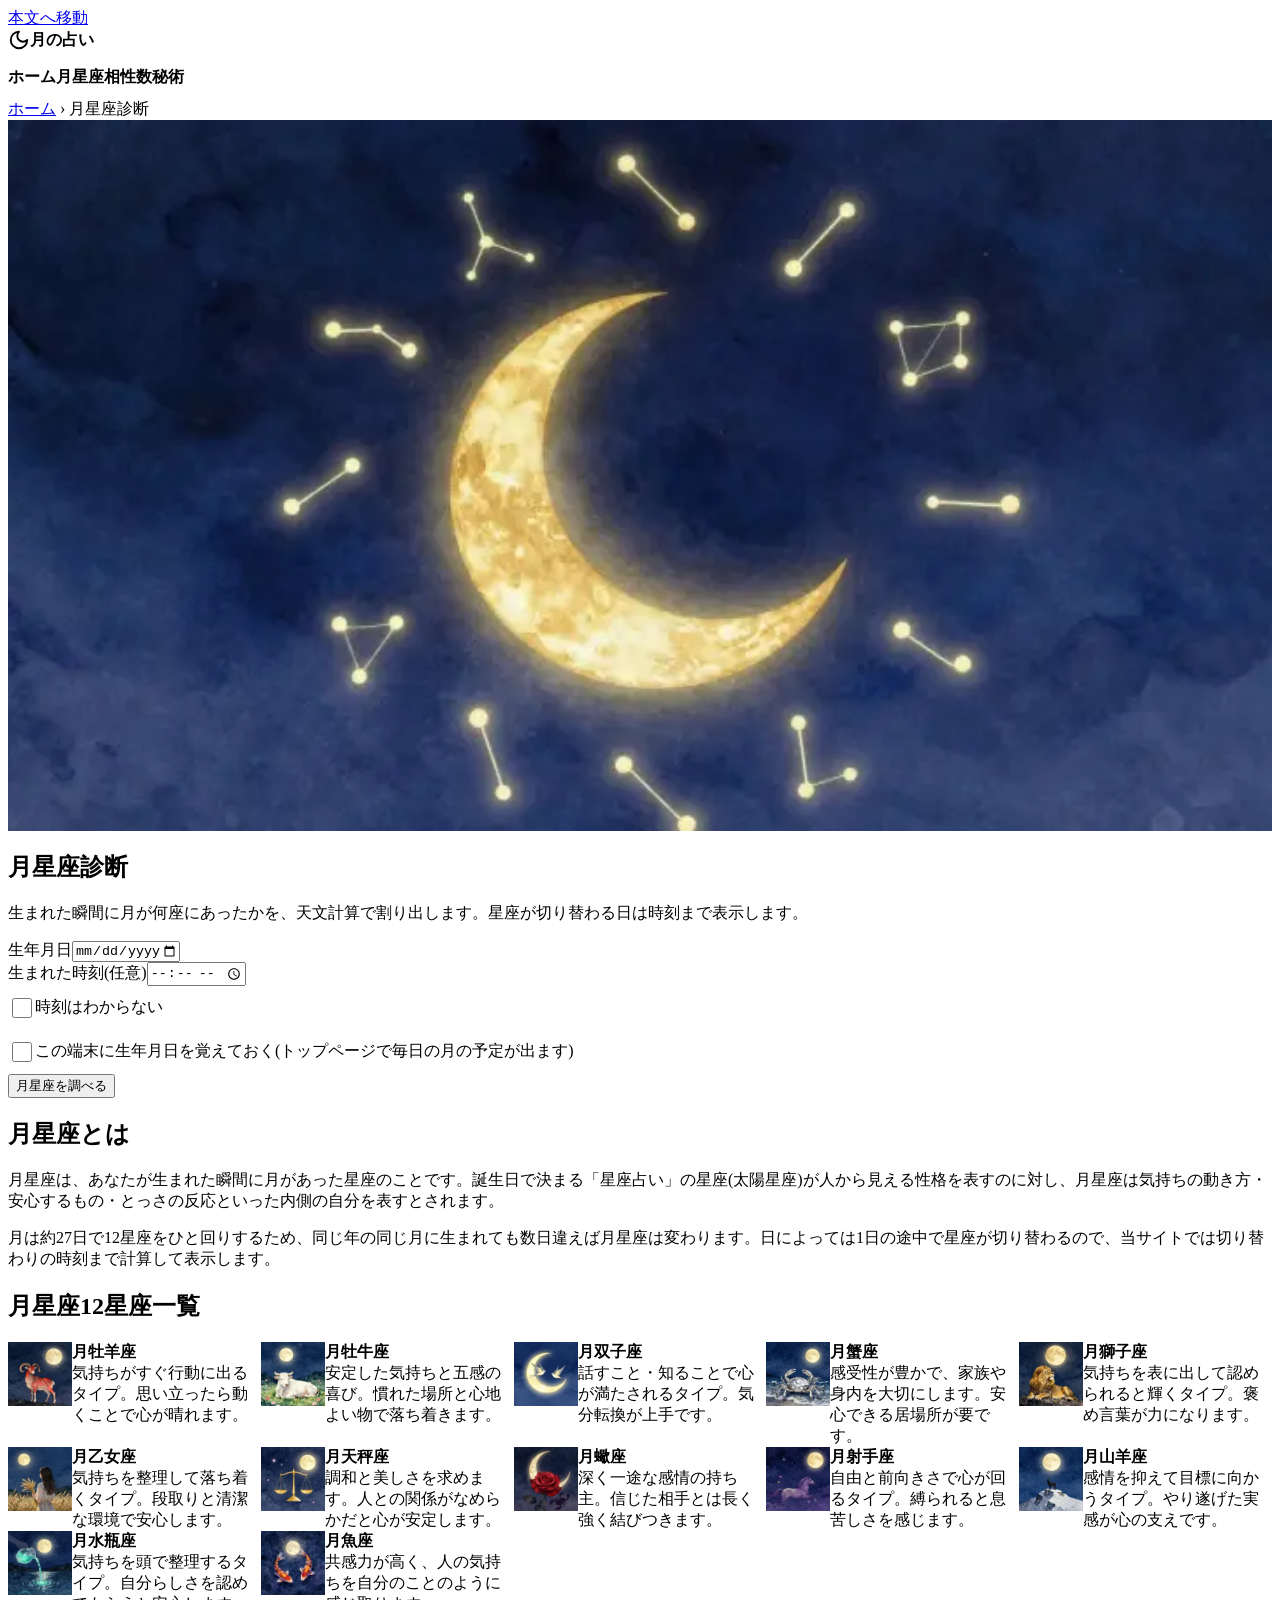
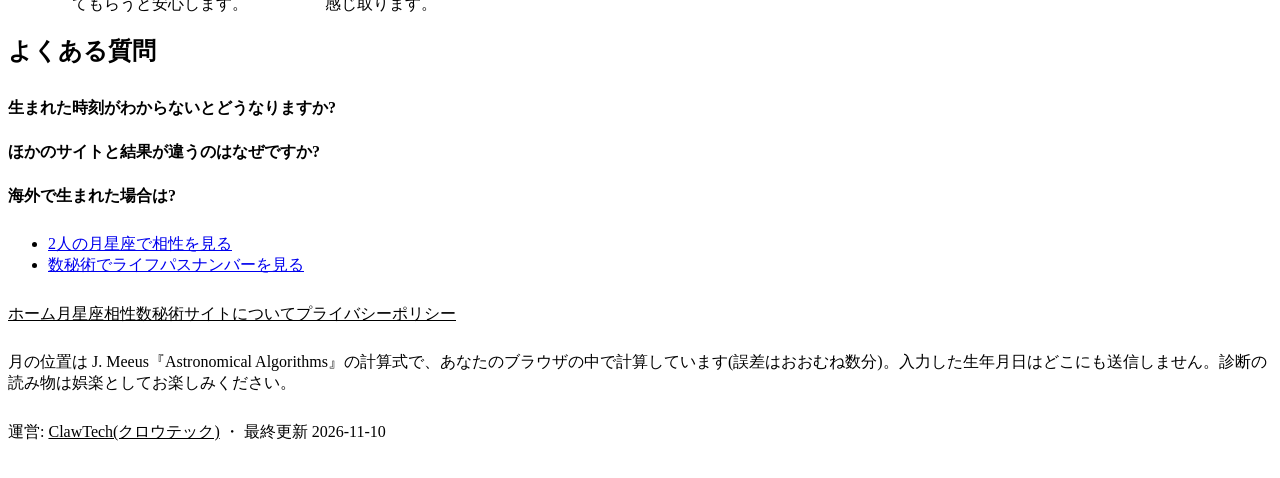
<file: tsuki.html>
<!DOCTYPE html>
<html lang="ja">
<head>
<meta charset="UTF-8">
<meta name="viewport" content="width=device-width, initial-scale=1">
<title>月星座診断【無料】生年月日で感情・本能・恋愛パターンを鑑定｜月の占い</title>
<meta name="description" content="生年月日(と生まれた時刻)から、月が何座にあったかを天文計算で割り出します。星座が切り替わる日は時刻まで表示。月星座ごとの気持ちの動き方・恋愛・落ち込んだ時に効くこと、これからの新月・満月の過ごし方もわかります。">
<link rel="canonical" href="https://tsuki.clawtechjp.com/tsuki.html">
<meta property="og:title" content="月星座診断【無料】感情・本能・恋愛パターンを鑑定｜月の占い">
<meta property="og:description" content="生年月日(と生まれた時刻)から、月が何座にあったかを天文計算で割り出します。星座が切り替わる日は時刻まで表示。月星座ごとの気持ちの動き方・恋愛・落ち込んだ時に効くこと、これからの新月・満月の過ごし方もわかります。">
<meta property="og:type" content="article">
<meta property="og:url" content="https://tsuki.clawtechjp.com/tsuki.html">
<meta property="og:site_name" content="月の占い">
<meta property="og:image" content="https://tsuki.clawtechjp.com/img/og.jpg">
<meta property="og:image:width" content="1120">
<meta property="og:image:height" content="630">
<meta name="twitter:card" content="summary_large_image">
<meta name="color-scheme" content="light dark">
<link rel="icon" href="data:image/svg+xml,%3Csvg xmlns=%22http://www.w3.org/2000/svg%22 viewBox=%220 0 24 24%22%3E%3Cpath d=%22M12 3a6 6 0 0 0 9 9 9 9 0 1 1-9-9Z%22 fill=%22%23e0a020%22/%3E%3C/svg%3E">
<link rel="stylesheet" href="https://clawtechjp.com/ui/ct-ui.css">
<link rel="stylesheet" href="css/tsuki.css">
<script type="application/ld+json">[{"@context": "https://schema.org", "@type": "WebPage", "name": "月星座診断【無料】感情・本能・恋愛パターンを鑑定｜月の占い", "url": "https://tsuki.clawtechjp.com/tsuki.html", "description": "生年月日(と生まれた時刻)から、月が何座にあったかを天文計算で割り出します。星座が切り替わる日は時刻まで表示。月星座ごとの気持ちの動き方・恋愛・落ち込んだ時に効くこと、これからの新月・満月の過ごし方もわかります。", "dateModified": "2026-11-10", "inLanguage": "ja", "publisher": {"@type": "Organization", "name": "ClawTech", "url": "https://clawtechjp.com/"}, "isPartOf": {"@type": "WebSite", "name": "月の占い", "url": "https://tsuki.clawtechjp.com/"}}, {"@context": "https://schema.org", "@type": "FAQPage", "mainEntity": [{"@type": "Question", "name": "生まれた時刻がわからないとどうなりますか?", "acceptedAnswer": {"@type": "Answer", "text": "月は約2日半ごとに星座を移ります。誕生日に月が星座をまたいでいなければ、時刻がなくても結果は確定します。またいでいる日は、切り替わった時刻と2つの候補を表示します。母子手帳の「出生の時刻」で確かめられます。"}}, {"@type": "Question", "name": "ほかのサイトと結果が違うのはなぜですか?", "acceptedAnswer": {"@type": "Answer", "text": "生年月日だけでおおまかに割り出すサイトでは、星座の境目の日に結果がずれることがあります。当サイトは月の軌道を天文計算で求め、切り替わりの時刻まで表示しています。"}}, {"@type": "Question", "name": "海外で生まれた場合は?", "acceptedAnswer": {"@type": "Answer", "text": "時刻は日本時間として計算しています。海外生まれの方は、出生時刻を日本時間に直して入力してください。"}}]}]</script>
<script async src="https://www.googletagmanager.com/gtag/js?id=G-RZ1TP2K3N0"></script>
<script>window.dataLayer=window.dataLayer||[];function gtag(){dataLayer.push(arguments);}gtag('js',new Date());gtag('config','G-RZ1TP2K3N0');</script>
</head>
<body>
<a class="ct-skip" href="#main">本文へ移動</a>
<header class="ct-header tk-header"><div class="ct-container ct-header__in"><a class="tk-brand" href="./"><svg width="22" height="22" viewBox="0 0 24 24" fill="none" stroke="currentColor" stroke-width="2" stroke-linecap="round" stroke-linejoin="round" aria-hidden="true"><path d="M12 3a6 6 0 0 0 9 9 9 9 0 1 1-9-9Z"/></svg>月の占い</a><nav class="tk-nav" aria-label="メイン"><a href="./">ホーム</a><a href="tsuki.html" aria-current="page">月星座</a><a href="aisho.html">相性</a><a href="suuhi.html">数秘術</a></nav></div></header>
<main id="main" class="ct-container">
<nav class="ct-crumb" aria-label="パンくず"><a href="./">ホーム</a> › 月星座診断</nav>
<figure class="tk-heroimg"><img src="img/hero_tsuki-720.webp" srcset="img/hero_tsuki-720.webp 720w, img/hero_tsuki-1280.webp 1280w" sizes="(max-width: 760px) 100vw, 720px" width="1280" height="720" alt="12星座に囲まれた三日月の水彩イラスト" fetchpriority="high" decoding="async"></figure><section class="ct-section" style="padding-top:var(--ct-s-5);padding-bottom:var(--ct-s-2)">
<h1 class="ct-h1">月星座診断</h1>
<p class="ct-lead">生まれた瞬間に月が何座にあったかを、天文計算で割り出します。星座が切り替わる日は時刻まで表示します。</p>
</section>

<section class="ct-panel ct-panel--raised ct-stack" style="--ct-gap:20px">
<form id="moon-form" class="ct-stack" style="--ct-gap:16px" novalidate>
<div class="ct-field"><label class="ct-label" for="moon-date">生年月日</label><input class="ct-input" type="date" id="moon-date" required min="1920-01-01" max="2026-12-31" autocomplete="bday"><p class="ct-hint ct-field__err" role="alert">生年月日を選んでください</p></div>
<div class="ct-field"><label class="ct-label" for="moon-time">生まれた時刻<span class="ct-caption">(任意)</span></label><input class="ct-input" type="time" id="moon-time"></div>
<label class="tk-check"><input type="checkbox" id="moon-unknown">時刻はわからない</label>
<label class="tk-check"><input type="checkbox" id="moon-save">この端末に生年月日を覚えておく(トップページで毎日の月の予定が出ます)</label>
<button type="submit" class="ct-btn ct-btn--primary ct-btn--block">月星座を調べる</button>
</form>
<ol class="ct-steps" id="moon-steps" hidden aria-live="polite"><li>生まれた瞬間の月の位置を計算</li><li>その日に月が星座をまたいだか確認</li><li>生まれた日の月齢を計算</li><li>これからの新月・満月を計算</li></ol>
</section>
<div id="moon-result" class="tk-result ct-section" tabindex="-1" hidden aria-live="polite"></div>
<section class="ct-section"><h2 class="ct-h2">月星座とは</h2>
<div class="ct-body"><p>月星座は、あなたが生まれた瞬間に月があった星座のことです。誕生日で決まる「星座占い」の星座(太陽星座)が人から見える性格を表すのに対し、月星座は気持ちの動き方・安心するもの・とっさの反応といった内側の自分を表すとされます。</p>
<p>月は約27日で12星座をひと回りするため、同じ年の同じ月に生まれても数日違えば月星座は変わります。日によっては1日の途中で星座が切り替わるので、当サイトでは切り替わりの時刻まで計算して表示します。</p></div></section>
<section class="ct-section"><h2 class="ct-h2">月星座12星座一覧</h2><ul class="tk-signs">
<li><img src="img/signs/aries-s.webp" width="64" height="64" alt="" loading="lazy" decoding="async"><div><b>月牡羊座</b><p>気持ちがすぐ行動に出るタイプ。思い立ったら動くことで心が晴れます。</p></div></li><li><img src="img/signs/taurus-s.webp" width="64" height="64" alt="" loading="lazy" decoding="async"><div><b>月牡牛座</b><p>安定した気持ちと五感の喜び。慣れた場所と心地よい物で落ち着きます。</p></div></li><li><img src="img/signs/gemini-s.webp" width="64" height="64" alt="" loading="lazy" decoding="async"><div><b>月双子座</b><p>話すこと・知ることで心が満たされるタイプ。気分転換が上手です。</p></div></li><li><img src="img/signs/cancer-s.webp" width="64" height="64" alt="" loading="lazy" decoding="async"><div><b>月蟹座</b><p>感受性が豊かで、家族や身内を大切にします。安心できる居場所が要です。</p></div></li><li><img src="img/signs/leo-s.webp" width="64" height="64" alt="" loading="lazy" decoding="async"><div><b>月獅子座</b><p>気持ちを表に出して認められると輝くタイプ。褒め言葉が力になります。</p></div></li><li><img src="img/signs/virgo-s.webp" width="64" height="64" alt="" loading="lazy" decoding="async"><div><b>月乙女座</b><p>気持ちを整理して落ち着くタイプ。段取りと清潔な環境で安心します。</p></div></li><li><img src="img/signs/libra-s.webp" width="64" height="64" alt="" loading="lazy" decoding="async"><div><b>月天秤座</b><p>調和と美しさを求めます。人との関係がなめらかだと心が安定します。</p></div></li><li><img src="img/signs/scorpio-s.webp" width="64" height="64" alt="" loading="lazy" decoding="async"><div><b>月蠍座</b><p>深く一途な感情の持ち主。信じた相手とは長く強く結びつきます。</p></div></li><li><img src="img/signs/sagittarius-s.webp" width="64" height="64" alt="" loading="lazy" decoding="async"><div><b>月射手座</b><p>自由と前向きさで心が回るタイプ。縛られると息苦しさを感じます。</p></div></li><li><img src="img/signs/capricorn-s.webp" width="64" height="64" alt="" loading="lazy" decoding="async"><div><b>月山羊座</b><p>感情を抑えて目標に向かうタイプ。やり遂げた実感が心の支えです。</p></div></li><li><img src="img/signs/aquarius-s.webp" width="64" height="64" alt="" loading="lazy" decoding="async"><div><b>月水瓶座</b><p>気持ちを頭で整理するタイプ。自分らしさを認めてもらうと安心します。</p></div></li><li><img src="img/signs/pisces-s.webp" width="64" height="64" alt="" loading="lazy" decoding="async"><div><b>月魚座</b><p>共感力が高く、人の気持ちを自分のことのように感じ取ります。</p></div></li>
</ul></section>
<section class="ct-section tk-faq"><h2 class="ct-h2">よくある質問</h2><details><summary>生まれた時刻がわからないとどうなりますか?</summary><p>月は約2日半ごとに星座を移ります。誕生日に月が星座をまたいでいなければ、時刻がなくても結果は確定します。またいでいる日は、切り替わった時刻と2つの候補を表示します。母子手帳の「出生の時刻」で確かめられます。</p></details><details><summary>ほかのサイトと結果が違うのはなぜですか?</summary><p>生年月日だけでおおまかに割り出すサイトでは、星座の境目の日に結果がずれることがあります。当サイトは月の軌道を天文計算で求め、切り替わりの時刻まで表示しています。</p></details><details><summary>海外で生まれた場合は?</summary><p>時刻は日本時間として計算しています。海外生まれの方は、出生時刻を日本時間に直して入力してください。</p></details></section>
<nav class="ct-related" aria-label="関連ページ"><ul><li><a href="aisho.html">2人の月星座で相性を見る</a></li><li><a href="suuhi.html">数秘術でライフパスナンバーを見る</a></li></ul></nav>

</main>
<footer class="ct-container tk-foot">
<nav aria-label="フッター"><a href="./">ホーム</a><a href="tsuki.html">月星座</a><a href="aisho.html">相性</a><a href="suuhi.html">数秘術</a><a href="about.html">サイトについて</a><a href="privacy.html">プライバシーポリシー</a></nav>
<p class="ct-note">月の位置は J. Meeus『Astronomical Algorithms』の計算式で、あなたのブラウザの中で計算しています(誤差はおおむね数分)。入力した生年月日はどこにも送信しません。診断の読み物は娯楽としてお楽しみください。</p>
<p>運営: <a href="https://clawtechjp.com/" rel="noopener">ClawTech(クロウテック)</a> ・ 最終更新 2026-11-10</p>
</footer>
<script defer src="https://clawtechjp.com/ui/ct-motion.js"></script><script defer src="js/data.js"></script><script defer src="js/astro.js"></script><script defer src="js/site.js"></script>
</body>
</html>
</file>
<file: css/tsuki.css>
/* 月の占い サイト固有(トークンのみ使用。部品は ct-ui.css) */
html,body{overflow-x:hidden}
.tk-brand{font-weight:700;text-decoration:none;color:inherit;display:inline-flex;align-items:center;gap:var(--ct-s-2)}
.tk-nav{display:flex;gap:var(--ct-s-1);flex-wrap:wrap}
.tk-nav a{min-height:44px;display:inline-flex;align-items:center;padding:0 var(--ct-s-3);border-radius:var(--ct-r-pill);text-decoration:none;color:var(--ct-text-2);font-size:var(--ct-fs-sm);font-weight:600}
.tk-nav a[aria-current="page"]{background:var(--ct-surface-2);color:var(--ct-text)}
@media (max-width:560px){.tk-header .ct-header__in{flex-direction:column;align-items:flex-start;padding-block:var(--ct-s-2)}.tk-nav{margin-inline:calc(var(--ct-s-3)*-1)}}
.tk-moon__dark{fill:var(--ct-surface-2);stroke:var(--ct-line-strong);stroke-width:1}
.tk-moon__lit{fill:var(--ct-warn)}
.tk-today,.tk-hero{display:flex;gap:var(--ct-s-5);align-items:center}
.tk-today__main{font-size:var(--ct-fs-xl);font-weight:700;line-height:1.3}
.tk-big{font-size:var(--ct-fs-3xl);font-weight:700;line-height:1.2}
.tk-mid{font-size:var(--ct-fs-xl);font-weight:700}
.tk-num{flex:none;width:96px;height:96px;border-radius:50%;display:grid;place-items:center;background:var(--ct-accent-soft);color:var(--ct-accent);font-size:var(--ct-fs-3xl);font-weight:700}
.tk-mine{margin-top:var(--ct-s-5);padding-top:var(--ct-s-5);border-top:1px solid var(--ct-line)}
.tk-sched{list-style:none;padding:0;margin:var(--ct-s-3) 0 0;display:grid;gap:var(--ct-s-4)}
.tk-sched li{display:grid;grid-template-columns:9.5em 1fr;gap:var(--ct-s-3)}
.tk-sched p{margin:var(--ct-s-1) 0 0;color:var(--ct-text-2)}
.tk-when{font-size:var(--ct-fs-sm);color:var(--ct-text-2);padding-top:2px}
@media (max-width:480px){.tk-sched li{grid-template-columns:1fr;gap:0}}
.tk-switch{margin-top:var(--ct-s-3);gap:var(--ct-s-2)}
.tk-border b{display:block;margin-bottom:var(--ct-s-2)}
.tk-pair{display:grid;grid-template-columns:1fr auto 1fr;align-items:center;gap:var(--ct-s-3);text-align:center}
.tk-pair__mid{color:var(--ct-text-3)}
.tk-link{background:none;border:0;padding:0 var(--ct-s-1);color:var(--ct-link);text-decoration:underline;font:inherit;cursor:pointer;min-height:44px}
.tk-check{display:flex;gap:var(--ct-s-2);align-items:center;min-height:44px;font-size:var(--ct-fs-sm)}
.tk-check input{width:20px;height:20px;accent-color:var(--ct-accent)}
.tk-cards{display:grid;gap:var(--ct-s-4);grid-template-columns:repeat(auto-fit,minmax(min(100%,240px),1fr))}
.tk-cards a{display:block;text-decoration:none;color:inherit;height:100%}
.tk-cards a:hover .ct-panel,.tk-cards a:focus-visible .ct-panel{box-shadow:var(--ct-shadow-2)}
.tk-cards .ct-h3{margin-bottom:var(--ct-s-2)}
.tk-signs{display:grid;gap:var(--ct-s-3);grid-template-columns:repeat(auto-fit,minmax(min(100%,220px),1fr));padding:0;list-style:none}
.tk-signs li{background:var(--ct-surface-2);border-radius:var(--ct-r-md);padding:var(--ct-s-4)}
.tk-signs b{display:block;margin-bottom:var(--ct-s-1)}
.tk-signs p{margin:0;font-size:var(--ct-fs-sm);color:var(--ct-text-2)}
.tk-faq details{border-bottom:1px solid var(--ct-line);padding-block:var(--ct-s-3)}
.tk-faq summary{cursor:pointer;font-weight:600;min-height:44px;display:flex;align-items:center}
.tk-faq p{color:var(--ct-text-2);margin:var(--ct-s-2) 0 0}
.tk-foot{padding-block:var(--ct-s-7);margin-top:var(--ct-s-7);border-top:1px solid var(--ct-line);font-size:var(--ct-fs-sm);color:var(--ct-text-2)}
.tk-foot nav{display:flex;flex-wrap:wrap;gap:var(--ct-s-2) var(--ct-s-4);margin-bottom:var(--ct-s-4)}
.tk-foot a{color:inherit;min-height:44px;display:inline-flex;align-items:center}
[hidden]{display:none!important}
.tk-result{outline:none;scroll-margin-top:72px}
.ct-field__err{display:none;color:var(--ct-error)}
.ct-field.is-error .ct-field__err{display:block}
/* イラスト(ローカル生成・水彩) */
.tk-heroimg{margin:var(--ct-s-4) 0 0;border-radius:var(--ct-r-lg);overflow:hidden;box-shadow:var(--ct-shadow-2);aspect-ratio:16/9;background:var(--ct-surface-2)}
.tk-heroimg img{display:block;width:100%;height:100%;object-fit:cover}
.tk-signs li{display:flex;gap:var(--ct-s-3);align-items:flex-start}
.tk-signs li img{flex:none;width:64px;height:64px;border-radius:var(--ct-r-md);object-fit:cover}
.tk-signart{margin:0;border-radius:var(--ct-r-lg);overflow:hidden;box-shadow:var(--ct-shadow-1);max-width:360px;aspect-ratio:1;background:var(--ct-surface-2)}
.tk-signart img{display:block;width:100%;height:100%;object-fit:cover}
.tk-pair .tk-art{display:block;width:100%;max-width:180px;height:auto;aspect-ratio:1;margin:0 auto var(--ct-s-2);border-radius:var(--ct-r-md);object-fit:cover;box-shadow:var(--ct-shadow-1)}
.tk-nw{display:inline-block}
/* 月の影: 明るい画面では夜空色、暗い画面では面の色(新月でも月の形が見える) */
.tk-moon__dark{fill:var(--ct-text-2)}
@media (prefers-color-scheme:dark){.tk-moon__dark{fill:var(--ct-surface-2)}}
.tk-cardimg{display:flex;gap:var(--ct-s-4);align-items:center}
.tk-cardimg img{flex:0 0 112px;width:112px;height:auto;aspect-ratio:16/9;object-fit:cover;border-radius:var(--ct-r-md)}
</file>
